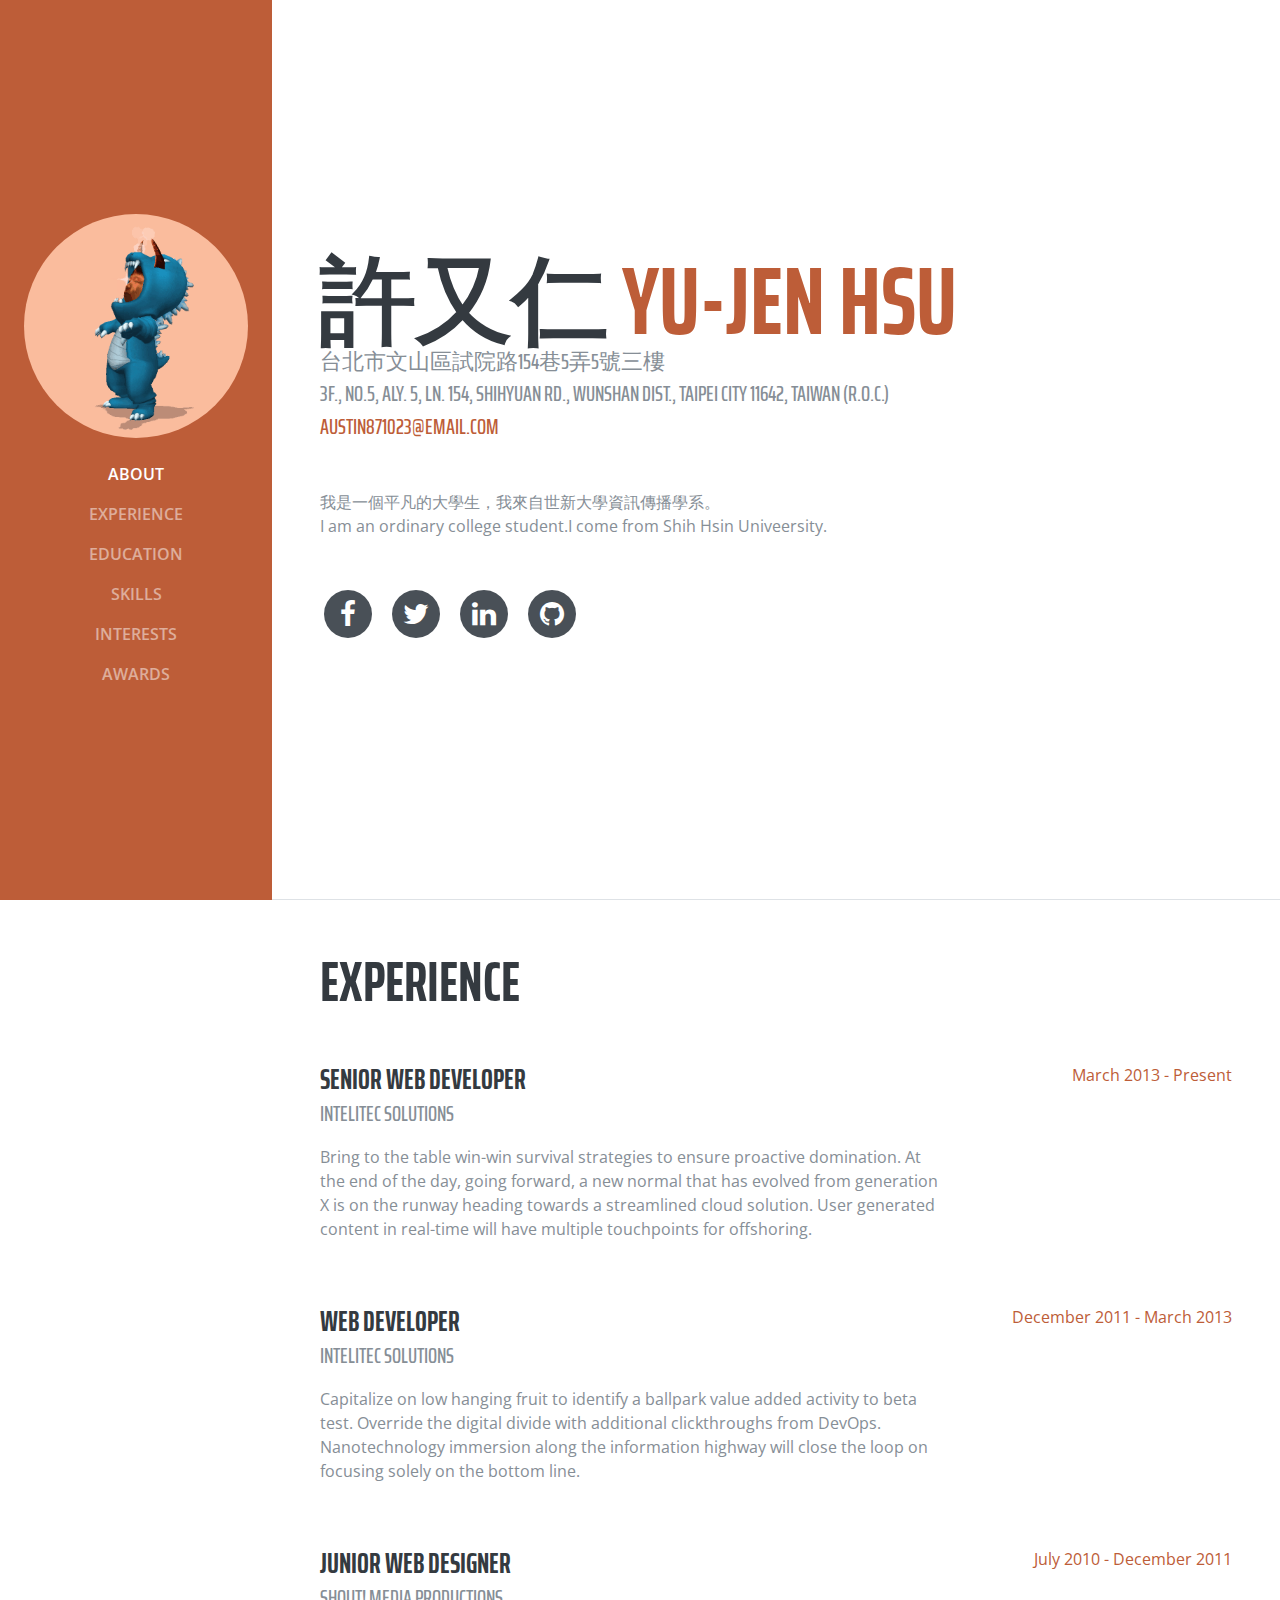
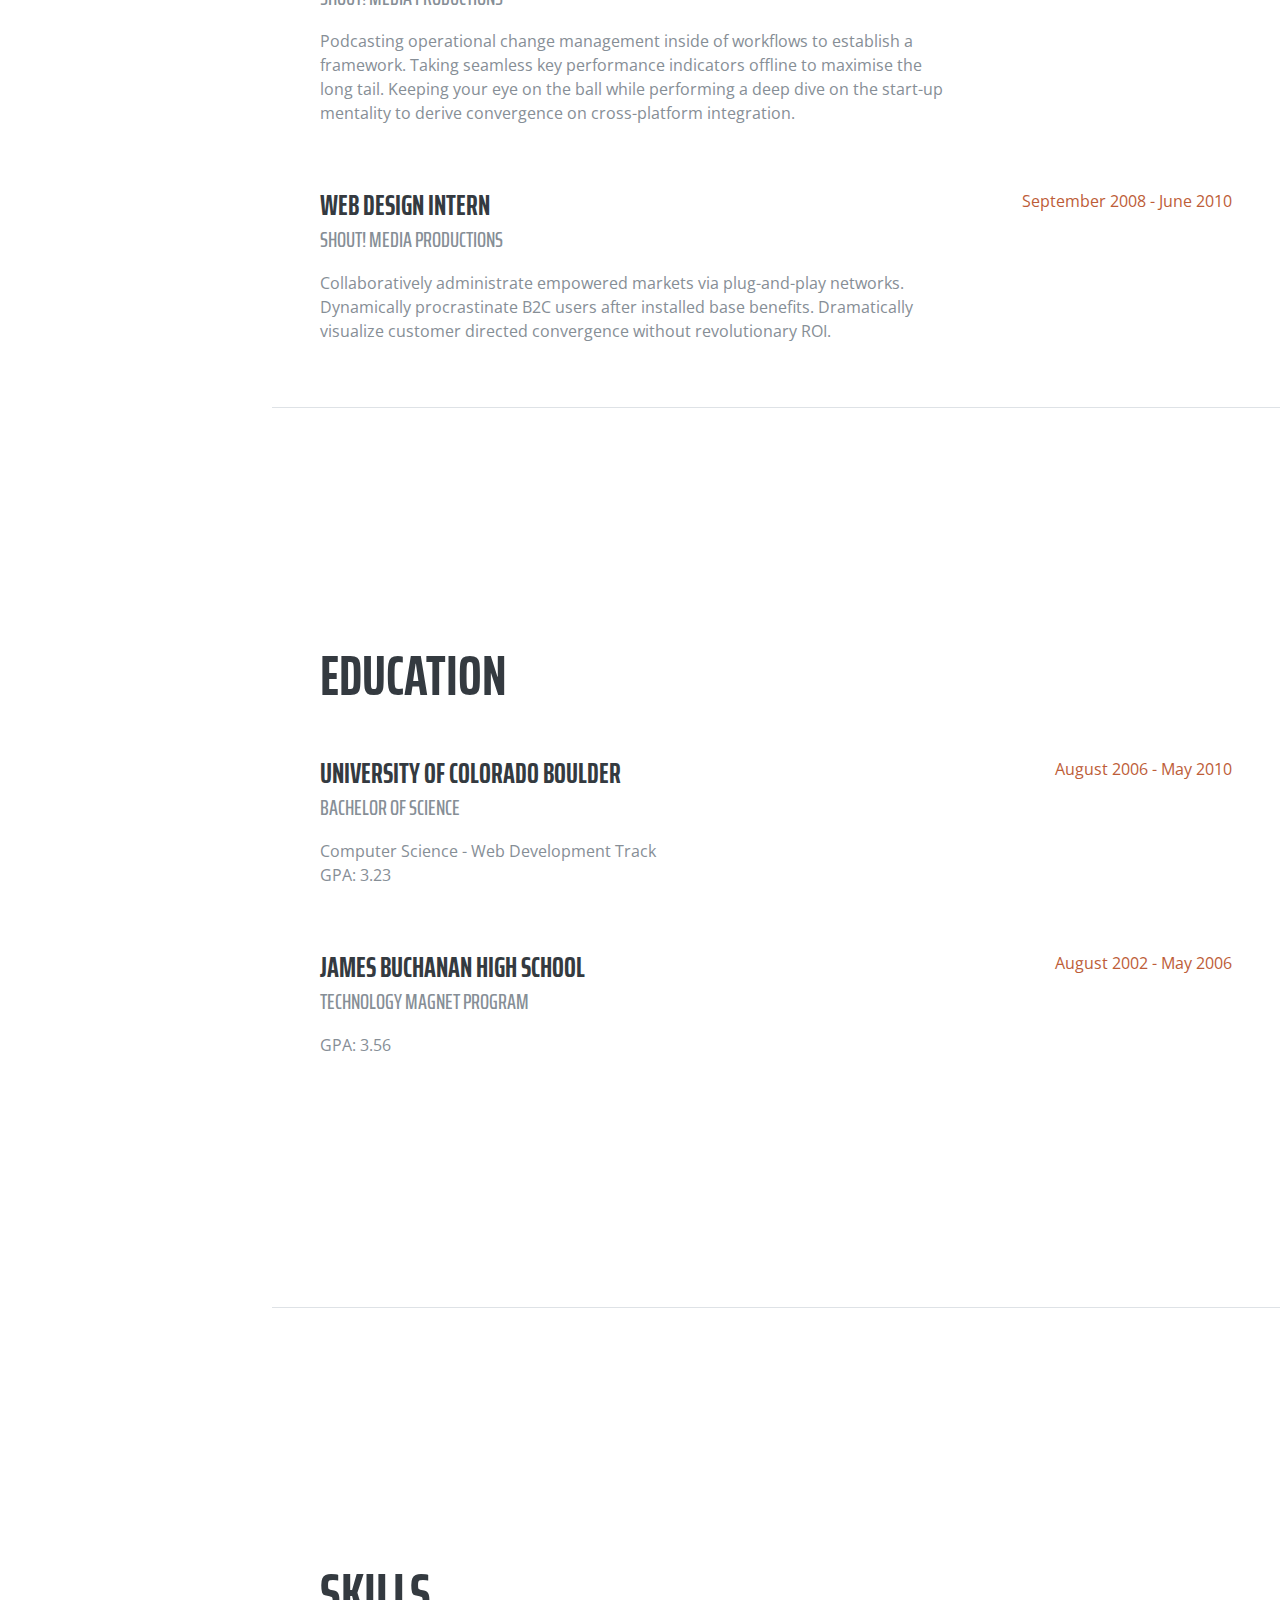
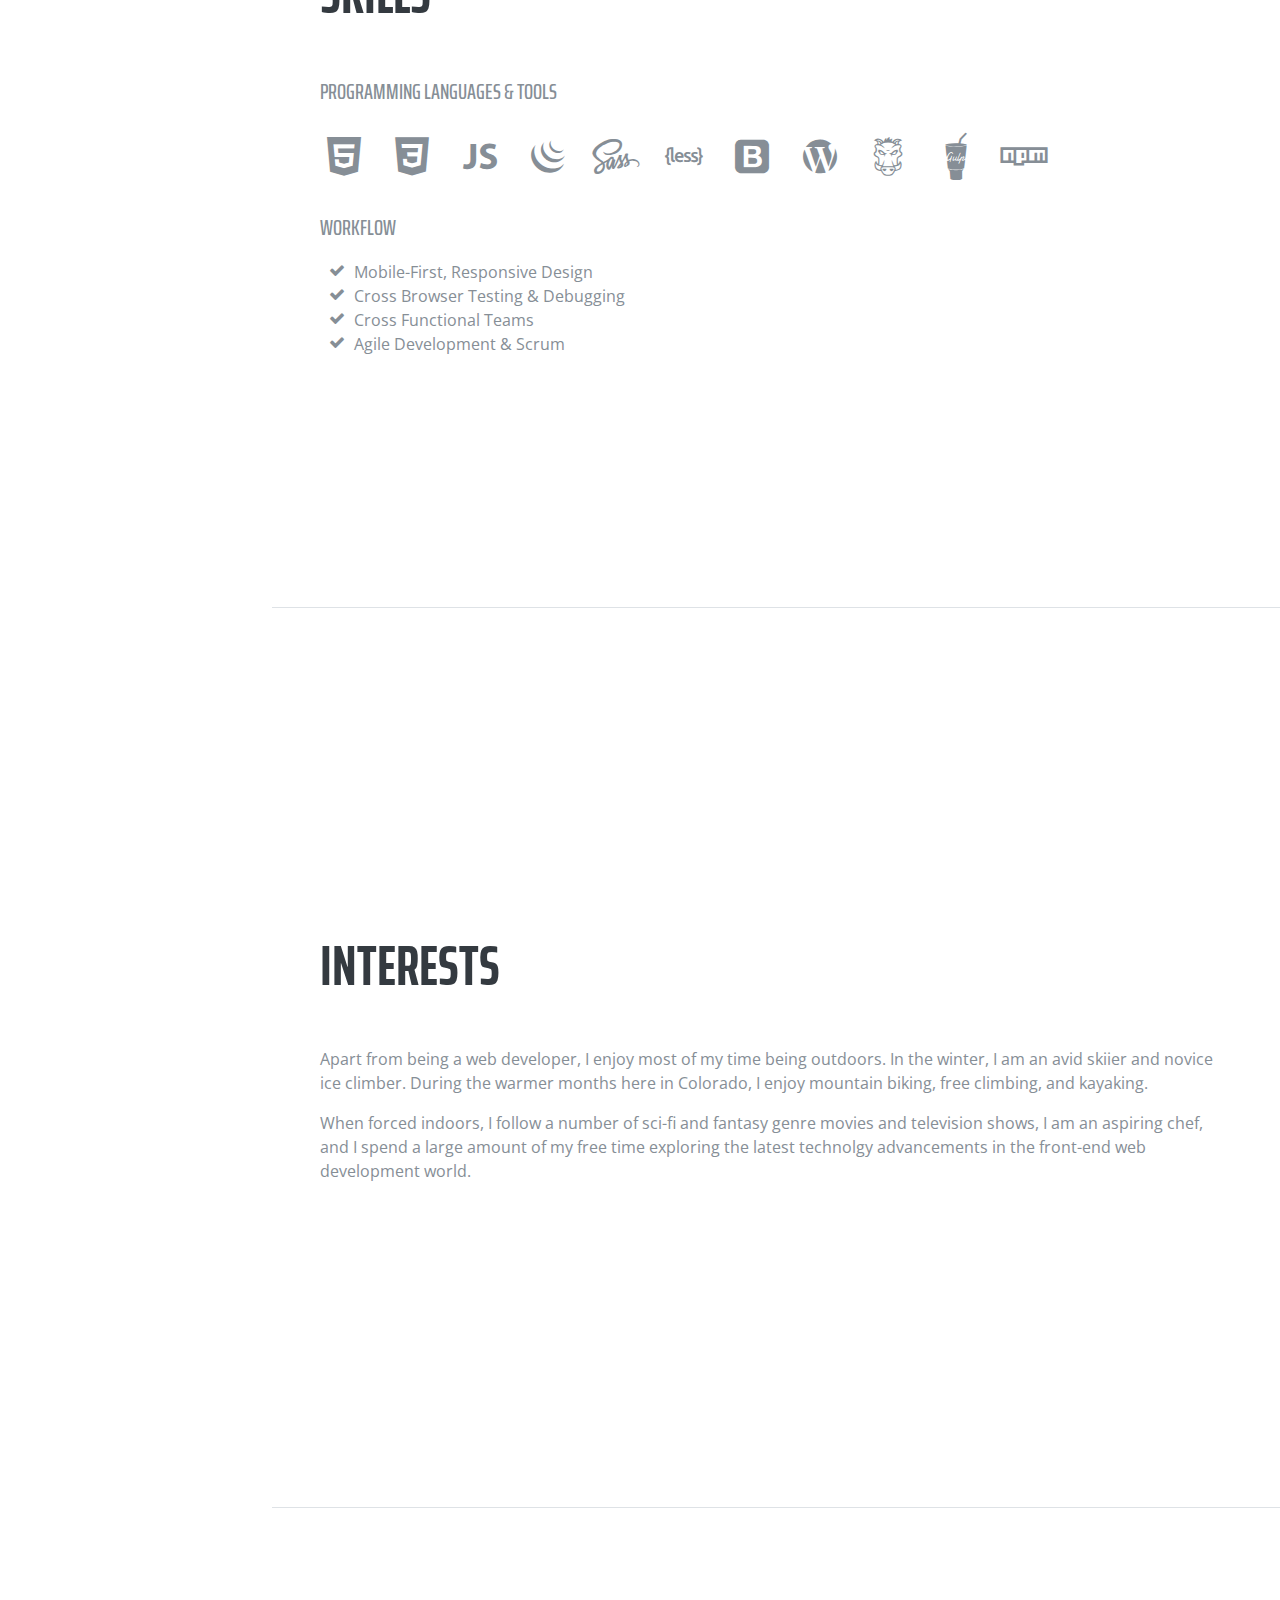
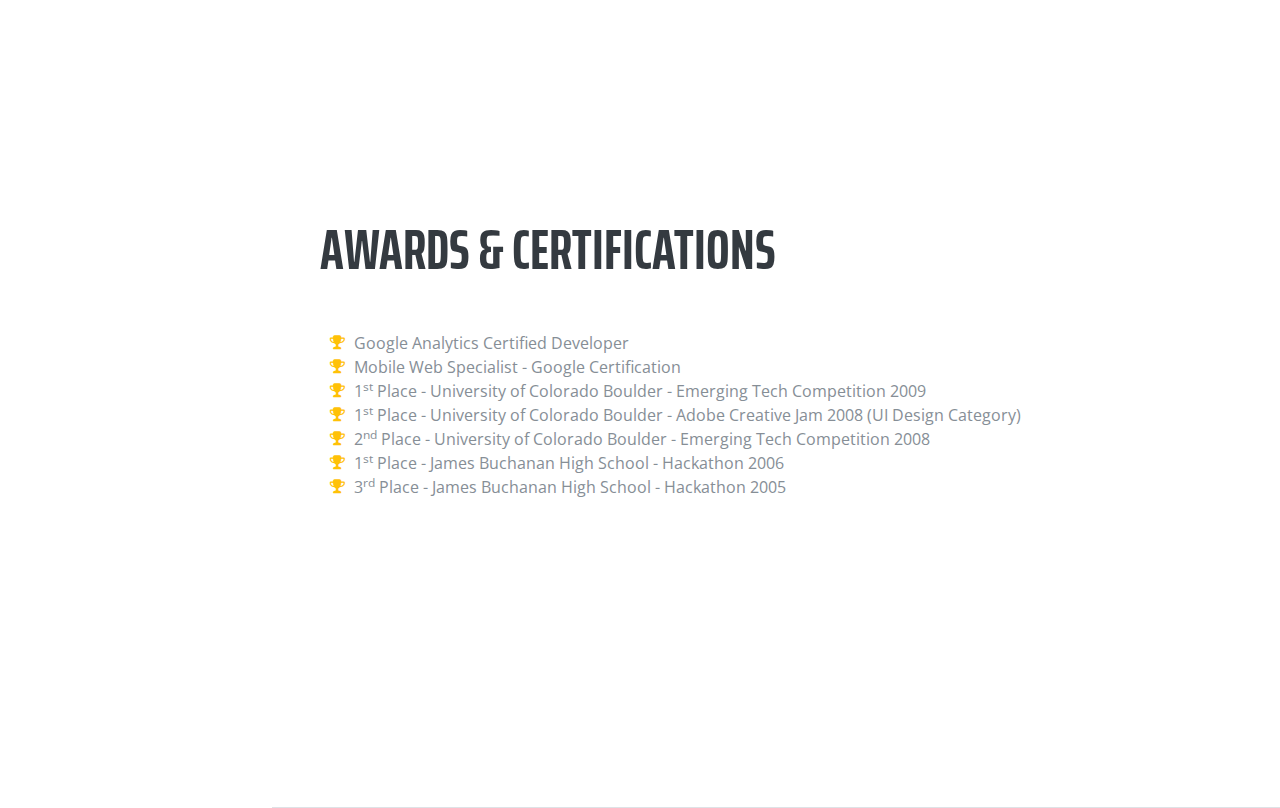
<file: startbootstrap-resume-gh-pages/index.html>
<!DOCTYPE html>
<html lang="en">

  <head>

    <meta charset="utf-8">
    <meta name="viewport" content="width=device-width, initial-scale=1, shrink-to-fit=no">
    <meta name="description" content="許又仁的個人履歷、簡介、學經歷與專長">
    <meta name="author" content="許又仁">

    <title>許又仁的個人履歷 (Resum of Y-J. HSU)</title>

    <!-- Bootstrap core CSS -->
    <link href="vendor/bootstrap/css/bootstrap.min.css" rel="stylesheet">

    <!-- Custom fonts for this template -->
    <link href="https://fonts.googleapis.com/css?family=Saira+Extra+Condensed:100,200,300,400,500,600,700,800,900" rel="stylesheet">
    <link href="https://fonts.googleapis.com/css?family=Open+Sans:300,300i,400,400i,600,600i,700,700i,800,800i" rel="stylesheet">
    <link href="vendor/font-awesome/css/font-awesome.min.css" rel="stylesheet">
    <link href="vendor/devicons/css/devicons.min.css" rel="stylesheet">
    <link href="vendor/simple-line-icons/css/simple-line-icons.css" rel="stylesheet">

    <!-- Custom styles for this template -->
    <link href="css/resume.min.css" rel="stylesheet">

  </head>

  <body id="page-top">

    <nav class="navbar navbar-expand-lg navbar-dark bg-primary fixed-top" id="sideNav">
      <a class="navbar-brand js-scroll-trigger" href="#page-top">
        <span class="d-block d-lg-none">Start Bootstrap</span>
        <span class="d-none d-lg-block">
          <img class="img-fluid img-S__2121741e rounded-circle mx-auto mb-2" src="img/S__2121741.gif" alt="">
		  
        </span>
      </a>
      <button class="navbar-toggler" type="button" data-toggle="collapse" data-target="#navbarSupportedContent" aria-controls="navbarSupportedContent" aria-expanded="false" aria-label="Toggle navigation">
        <span class="navbar-toggler-icon"></span>
      </button>
      <div class="collapse navbar-collapse" id="navbarSupportedContent">
        <ul class="navbar-nav">
          <li class="nav-item">
            <a class="nav-link js-scroll-trigger" href="#about">About</a>
          </li>
          <li class="nav-item">
            <a class="nav-link js-scroll-trigger" href="#experience">Experience</a>
          </li>
          <li class="nav-item">
            <a class="nav-link js-scroll-trigger" href="#education">Education</a>
          </li>
          <li class="nav-item">
            <a class="nav-link js-scroll-trigger" href="#skills">Skills</a>
          </li>
          <li class="nav-item">
            <a class="nav-link js-scroll-trigger" href="#interests">Interests</a>
          </li>
          <li class="nav-item">
            <a class="nav-link js-scroll-trigger" href="#awards">Awards</a>
          </li>
        </ul>
      </div>
    </nav>

    <div class="container-fluid p-0">

      <section class="resume-section p-3 p-lg-5 d-flex d-column" id="about">
        <div class="my-auto">
          <h1 class="mb-0">許又仁
            <span class="text-primary">YU-JEN HSU</span>
          </h1>
          <div class="subheading mb-5">台北市文山區試院路154巷5弄5號三樓  <br>3F., No.5, Aly. 5, Ln. 154, Shihyuan Rd., Wunshan Dist., Taipei City 11642, Taiwan (R.O.C.)</br>
		  
            <a href="mailto:name@email.com">austin871023@email.com</a>
			
          </div>
          <p class="mb-5"> 我是一個平凡的大學生，我來自世新大學資訊傳播學系。<br>I am an ordinary college student.I come from Shih Hsin Univeersity.</br></p>
          <ul class="list-inline list-social-icons mb-0">
            <li class="list-inline-item">
              <a href="https://www.facebook.com/profile.php?id=100003396522880">
                <span class="fa-stack fa-lg">
                  <i class="fa fa-circle fa-stack-2x"></i>
                  <i class="fa fa-facebook fa-stack-1x fa-inverse"></i>
                </span>
              </a>
            </li>
            <li class="list-inline-item">
              <a href="#">
                <span class="fa-stack fa-lg">
                  <i class="fa fa-circle fa-stack-2x"></i>
                  <i class="fa fa-twitter fa-stack-1x fa-inverse"></i>
                </span>
              </a>
            </li>
            <li class="list-inline-item">
              <a href="#">
                <span class="fa-stack fa-lg">
                  <i class="fa fa-circle fa-stack-2x"></i>
                  <i class="fa fa-linkedin fa-stack-1x fa-inverse"></i>
                </span>
              </a>
            </li>
            <li class="list-inline-item">
              <a href="#">
                <span class="fa-stack fa-lg">
                  <i class="fa fa-circle fa-stack-2x"></i>
                  <i class="fa fa-github fa-stack-1x fa-inverse"></i>
                </span>
              </a>
            </li>
          </ul>
        </div>
      </section>

      <section class="resume-section p-3 p-lg-5 d-flex flex-column" id="experience">
        <div class="my-auto">
          <h2 class="mb-5">Experience</h2>

          <div class="resume-item d-flex flex-column flex-md-row mb-5">
            <div class="resume-content mr-auto">
              <h3 class="mb-0">Senior Web Developer</h3>
              <div class="subheading mb-3">Intelitec Solutions</div>
              <p>Bring to the table win-win survival strategies to ensure proactive domination. At the end of the day, going forward, a new normal that has evolved from generation X is on the runway heading towards a streamlined cloud solution. User generated content in real-time will have multiple touchpoints for offshoring.</p>
            </div>
            <div class="resume-date text-md-right">
              <span class="text-primary">March 2013 - Present</span>
            </div>
          </div>

          <div class="resume-item d-flex flex-column flex-md-row mb-5">
            <div class="resume-content mr-auto">
              <h3 class="mb-0">Web Developer</h3>
              <div class="subheading mb-3">Intelitec Solutions</div>
              <p>Capitalize on low hanging fruit to identify a ballpark value added activity to beta test. Override the digital divide with additional clickthroughs from DevOps. Nanotechnology immersion along the information highway will close the loop on focusing solely on the bottom line.</p>
            </div>
            <div class="resume-date text-md-right">
              <span class="text-primary">December 2011 - March 2013</span>
            </div>
          </div>

          <div class="resume-item d-flex flex-column flex-md-row mb-5">
            <div class="resume-content mr-auto">
              <h3 class="mb-0">Junior Web Designer</h3>
              <div class="subheading mb-3">Shout! Media Productions</div>
              <p>Podcasting operational change management inside of workflows to establish a framework. Taking seamless key performance indicators offline to maximise the long tail. Keeping your eye on the ball while performing a deep dive on the start-up mentality to derive convergence on cross-platform integration.</p>
            </div>
            <div class="resume-date text-md-right">
              <span class="text-primary">July 2010 - December 2011</span>
            </div>
          </div>

          <div class="resume-item d-flex flex-column flex-md-row">
            <div class="resume-content mr-auto">
              <h3 class="mb-0">Web Design Intern</h3>
              <div class="subheading mb-3">Shout! Media Productions</div>
              <p>Collaboratively administrate empowered markets via plug-and-play networks. Dynamically procrastinate B2C users after installed base benefits. Dramatically visualize customer directed convergence without revolutionary ROI.</p>
            </div>
            <div class="resume-date text-md-right">
              <span class="text-primary">September 2008 - June 2010</span>
            </div>
          </div>

        </div>

      </section>

      <section class="resume-section p-3 p-lg-5 d-flex flex-column" id="education">
        <div class="my-auto">
          <h2 class="mb-5">Education</h2>

          <div class="resume-item d-flex flex-column flex-md-row mb-5">
            <div class="resume-content mr-auto">
              <h3 class="mb-0">University of Colorado Boulder</h3>
              <div class="subheading mb-3">Bachelor of Science</div>
              <div>Computer Science - Web Development Track</div>
              <p>GPA: 3.23</p>
            </div>
            <div class="resume-date text-md-right">
              <span class="text-primary">August 2006 - May 2010</span>
            </div>
          </div>

          <div class="resume-item d-flex flex-column flex-md-row">
            <div class="resume-content mr-auto">
              <h3 class="mb-0">James Buchanan High School</h3>
              <div class="subheading mb-3">Technology Magnet Program</div>
              <p>GPA: 3.56</p>
            </div>
            <div class="resume-date text-md-right">
              <span class="text-primary">August 2002 - May 2006</span>
            </div>
          </div>

        </div>
      </section>

      <section class="resume-section p-3 p-lg-5 d-flex flex-column" id="skills">
        <div class="my-auto">
          <h2 class="mb-5">Skills</h2>

          <div class="subheading mb-3">Programming Languages &amp; Tools</div>
          <ul class="list-inline list-icons">
            <li class="list-inline-item">
              <i class="devicons devicons-html5"></i>
            </li>
            <li class="list-inline-item">
              <i class="devicons devicons-css3"></i>
            </li>
            <li class="list-inline-item">
              <i class="devicons devicons-javascript"></i>
            </li>
            <li class="list-inline-item">
              <i class="devicons devicons-jquery"></i>
            </li>
            <li class="list-inline-item">
              <i class="devicons devicons-sass"></i>
            </li>
            <li class="list-inline-item">
              <i class="devicons devicons-less"></i>
            </li>
            <li class="list-inline-item">
              <i class="devicons devicons-bootstrap"></i>
            </li>
            <li class="list-inline-item">
              <i class="devicons devicons-wordpress"></i>
            </li>
            <li class="list-inline-item">
              <i class="devicons devicons-grunt"></i>
            </li>
            <li class="list-inline-item">
              <i class="devicons devicons-gulp"></i>
            </li>
            <li class="list-inline-item">
              <i class="devicons devicons-npm"></i>
            </li>
          </ul>

          <div class="subheading mb-3">Workflow</div>
          <ul class="fa-ul mb-0">
            <li>
              <i class="fa-li fa fa-check"></i>
              Mobile-First, Responsive Design</li>
            <li>
              <i class="fa-li fa fa-check"></i>
              Cross Browser Testing &amp; Debugging</li>
            <li>
              <i class="fa-li fa fa-check"></i>
              Cross Functional Teams</li>
            <li>
              <i class="fa-li fa fa-check"></i>
              Agile Development &amp; Scrum</li>
          </ul>
        </div>
      </section>

      <section class="resume-section p-3 p-lg-5 d-flex flex-column" id="interests">
        <div class="my-auto">
          <h2 class="mb-5">Interests</h2>
          <p>Apart from being a web developer, I enjoy most of my time being outdoors. In the winter, I am an avid skiier and novice ice climber. During the warmer months here in Colorado, I enjoy mountain biking, free climbing, and kayaking.</p>
          <p class="mb-0">When forced indoors, I follow a number of sci-fi and fantasy genre movies and television shows, I am an aspiring chef, and I spend a large amount of my free time exploring the latest technolgy advancements in the front-end web development world.</p>
        </div>
      </section>

      <section class="resume-section p-3 p-lg-5 d-flex flex-column" id="awards">
        <div class="my-auto">
          <h2 class="mb-5">Awards &amp; Certifications</h2>
          <ul class="fa-ul mb-0">
            <li>
              <i class="fa-li fa fa-trophy text-warning"></i>
              Google Analytics Certified Developer</li>
            <li>
              <i class="fa-li fa fa-trophy text-warning"></i>
              Mobile Web Specialist - Google Certification</li>
            <li>
              <i class="fa-li fa fa-trophy text-warning"></i>
              1<sup>st</sup>
              Place - University of Colorado Boulder - Emerging Tech Competition 2009</li>
            <li>
              <i class="fa-li fa fa-trophy text-warning"></i>
              1<sup>st</sup>
              Place - University of Colorado Boulder - Adobe Creative Jam 2008 (UI Design Category)</li>
            <li>
              <i class="fa-li fa fa-trophy text-warning"></i>
              2<sup>nd</sup>
              Place - University of Colorado Boulder - Emerging Tech Competition 2008</li>
            <li>
            <li>
              <i class="fa-li fa fa-trophy text-warning"></i>
              1<sup>st</sup>
              Place - James Buchanan High School - Hackathon 2006</li>
            <li>
              <i class="fa-li fa fa-trophy text-warning"></i>
              3<sup>rd</sup>
              Place - James Buchanan High School - Hackathon 2005</li>
          </ul>
        </div>
      </section>

    </div>

    <!-- Bootstrap core JavaScript -->
    <script src="vendor/jquery/jquery.min.js"></script>
    <script src="vendor/bootstrap/js/bootstrap.bundle.min.js"></script>

    <!-- Plugin JavaScript -->
    <script src="vendor/jquery-easing/jquery.easing.min.js"></script>

    <!-- Custom scripts for this template -->
    <script src="js/resume.min.js"></script>

  </body>

</html>
</file>
<file: startbootstrap-resume-gh-pages/vendor/simple-line-icons/css/simple-line-icons.css>
@font-face {
  font-family: 'simple-line-icons';
  src: url('../fonts/Simple-Line-Icons.eot?v=2.4.0');
  src: url('../fonts/Simple-Line-Icons.eot?v=2.4.0#iefix') format('embedded-opentype'), url('../fonts/Simple-Line-Icons.woff2?v=2.4.0') format('woff2'), url('../fonts/Simple-Line-Icons.ttf?v=2.4.0') format('truetype'), url('../fonts/Simple-Line-Icons.woff?v=2.4.0') format('woff'), url('../fonts/Simple-Line-Icons.svg?v=2.4.0#simple-line-icons') format('svg');
  font-weight: normal;
  font-style: normal;
}
/*
 Use the following CSS code if you want to have a class per icon.
 Instead of a list of all class selectors, you can use the generic [class*="icon-"] selector, but it's slower:
*/
.icon-user,
.icon-people,
.icon-user-female,
.icon-user-follow,
.icon-user-following,
.icon-user-unfollow,
.icon-login,
.icon-logout,
.icon-emotsmile,
.icon-phone,
.icon-call-end,
.icon-call-in,
.icon-call-out,
.icon-map,
.icon-location-pin,
.icon-direction,
.icon-directions,
.icon-compass,
.icon-layers,
.icon-menu,
.icon-list,
.icon-options-vertical,
.icon-options,
.icon-arrow-down,
.icon-arrow-left,
.icon-arrow-right,
.icon-arrow-up,
.icon-arrow-up-circle,
.icon-arrow-left-circle,
.icon-arrow-right-circle,
.icon-arrow-down-circle,
.icon-check,
.icon-clock,
.icon-plus,
.icon-minus,
.icon-close,
.icon-event,
.icon-exclamation,
.icon-organization,
.icon-trophy,
.icon-screen-smartphone,
.icon-screen-desktop,
.icon-plane,
.icon-notebook,
.icon-mustache,
.icon-mouse,
.icon-magnet,
.icon-energy,
.icon-disc,
.icon-cursor,
.icon-cursor-move,
.icon-crop,
.icon-chemistry,
.icon-speedometer,
.icon-shield,
.icon-screen-tablet,
.icon-magic-wand,
.icon-hourglass,
.icon-graduation,
.icon-ghost,
.icon-game-controller,
.icon-fire,
.icon-eyeglass,
.icon-envelope-open,
.icon-envelope-letter,
.icon-bell,
.icon-badge,
.icon-anchor,
.icon-wallet,
.icon-vector,
.icon-speech,
.icon-puzzle,
.icon-printer,
.icon-present,
.icon-playlist,
.icon-pin,
.icon-picture,
.icon-handbag,
.icon-globe-alt,
.icon-globe,
.icon-folder-alt,
.icon-folder,
.icon-film,
.icon-feed,
.icon-drop,
.icon-drawer,
.icon-docs,
.icon-doc,
.icon-diamond,
.icon-cup,
.icon-calculator,
.icon-bubbles,
.icon-briefcase,
.icon-book-open,
.icon-basket-loaded,
.icon-basket,
.icon-bag,
.icon-action-undo,
.icon-action-redo,
.icon-wrench,
.icon-umbrella,
.icon-trash,
.icon-tag,
.icon-support,
.icon-frame,
.icon-size-fullscreen,
.icon-size-actual,
.icon-shuffle,
.icon-share-alt,
.icon-share,
.icon-rocket,
.icon-question,
.icon-pie-chart,
.icon-pencil,
.icon-note,
.icon-loop,
.icon-home,
.icon-grid,
.icon-graph,
.icon-microphone,
.icon-music-tone-alt,
.icon-music-tone,
.icon-earphones-alt,
.icon-earphones,
.icon-equalizer,
.icon-like,
.icon-dislike,
.icon-control-start,
.icon-control-rewind,
.icon-control-play,
.icon-control-pause,
.icon-control-forward,
.icon-control-end,
.icon-volume-1,
.icon-volume-2,
.icon-volume-off,
.icon-calendar,
.icon-bulb,
.icon-chart,
.icon-ban,
.icon-bubble,
.icon-camrecorder,
.icon-camera,
.icon-cloud-download,
.icon-cloud-upload,
.icon-envelope,
.icon-eye,
.icon-flag,
.icon-heart,
.icon-info,
.icon-key,
.icon-link,
.icon-lock,
.icon-lock-open,
.icon-magnifier,
.icon-magnifier-add,
.icon-magnifier-remove,
.icon-paper-clip,
.icon-paper-plane,
.icon-power,
.icon-refresh,
.icon-reload,
.icon-settings,
.icon-star,
.icon-symbol-female,
.icon-symbol-male,
.icon-target,
.icon-credit-card,
.icon-paypal,
.icon-social-tumblr,
.icon-social-twitter,
.icon-social-facebook,
.icon-social-instagram,
.icon-social-linkedin,
.icon-social-pinterest,
.icon-social-github,
.icon-social-google,
.icon-social-reddit,
.icon-social-skype,
.icon-social-dribbble,
.icon-social-behance,
.icon-social-foursqare,
.icon-social-soundcloud,
.icon-social-spotify,
.icon-social-stumbleupon,
.icon-social-youtube,
.icon-social-dropbox,
.icon-social-vkontakte,
.icon-social-steam {
  font-family: 'simple-line-icons';
  speak: none;
  font-style: normal;
  font-weight: normal;
  font-variant: normal;
  text-transform: none;
  line-height: 1;
  /* Better Font Rendering =========== */
  -webkit-font-smoothing: antialiased;
  -moz-osx-font-smoothing: grayscale;
}
.icon-user:before {
  content: "\e005";
}
.icon-people:before {
  content: "\e001";
}
.icon-user-female:before {
  content: "\e000";
}
.icon-user-follow:before {
  content: "\e002";
}
.icon-user-following:before {
  content: "\e003";
}
.icon-user-unfollow:before {
  content: "\e004";
}
.icon-login:before {
  content: "\e066";
}
.icon-logout:before {
  content: "\e065";
}
.icon-emotsmile:before {
  content: "\e021";
}
.icon-phone:before {
  content: "\e600";
}
.icon-call-end:before {
  content: "\e048";
}
.icon-call-in:before {
  content: "\e047";
}
.icon-call-out:before {
  content: "\e046";
}
.icon-map:before {
  content: "\e033";
}
.icon-location-pin:before {
  content: "\e096";
}
.icon-direction:before {
  content: "\e042";
}
.icon-directions:before {
  content: "\e041";
}
.icon-compass:before {
  content: "\e045";
}
.icon-layers:before {
  content: "\e034";
}
.icon-menu:before {
  content: "\e601";
}
.icon-list:before {
  content: "\e067";
}
.icon-options-vertical:before {
  content: "\e602";
}
.icon-options:before {
  content: "\e603";
}
.icon-arrow-down:before {
  content: "\e604";
}
.icon-arrow-left:before {
  content: "\e605";
}
.icon-arrow-right:before {
  content: "\e606";
}
.icon-arrow-up:before {
  content: "\e607";
}
.icon-arrow-up-circle:before {
  content: "\e078";
}
.icon-arrow-left-circle:before {
  content: "\e07a";
}
.icon-arrow-right-circle:before {
  content: "\e079";
}
.icon-arrow-down-circle:before {
  content: "\e07b";
}
.icon-check:before {
  content: "\e080";
}
.icon-clock:before {
  content: "\e081";
}
.icon-plus:before {
  content: "\e095";
}
.icon-minus:before {
  content: "\e615";
}
.icon-close:before {
  content: "\e082";
}
.icon-event:before {
  content: "\e619";
}
.icon-exclamation:before {
  content: "\e617";
}
.icon-organization:before {
  content: "\e616";
}
.icon-trophy:before {
  content: "\e006";
}
.icon-screen-smartphone:before {
  content: "\e010";
}
.icon-screen-desktop:before {
  content: "\e011";
}
.icon-plane:before {
  content: "\e012";
}
.icon-notebook:before {
  content: "\e013";
}
.icon-mustache:before {
  content: "\e014";
}
.icon-mouse:before {
  content: "\e015";
}
.icon-magnet:before {
  content: "\e016";
}
.icon-energy:before {
  content: "\e020";
}
.icon-disc:before {
  content: "\e022";
}
.icon-cursor:before {
  content: "\e06e";
}
.icon-cursor-move:before {
  content: "\e023";
}
.icon-crop:before {
  content: "\e024";
}
.icon-chemistry:before {
  content: "\e026";
}
.icon-speedometer:before {
  content: "\e007";
}
.icon-shield:before {
  content: "\e00e";
}
.icon-screen-tablet:before {
  content: "\e00f";
}
.icon-magic-wand:before {
  content: "\e017";
}
.icon-hourglass:before {
  content: "\e018";
}
.icon-graduation:before {
  content: "\e019";
}
.icon-ghost:before {
  content: "\e01a";
}
.icon-game-controller:before {
  content: "\e01b";
}
.icon-fire:before {
  content: "\e01c";
}
.icon-eyeglass:before {
  content: "\e01d";
}
.icon-envelope-open:before {
  content: "\e01e";
}
.icon-envelope-letter:before {
  content: "\e01f";
}
.icon-bell:before {
  content: "\e027";
}
.icon-badge:before {
  content: "\e028";
}
.icon-anchor:before {
  content: "\e029";
}
.icon-wallet:before {
  content: "\e02a";
}
.icon-vector:before {
  content: "\e02b";
}
.icon-speech:before {
  content: "\e02c";
}
.icon-puzzle:before {
  content: "\e02d";
}
.icon-printer:before {
  content: "\e02e";
}
.icon-present:before {
  content: "\e02f";
}
.icon-playlist:before {
  content: "\e030";
}
.icon-pin:before {
  content: "\e031";
}
.icon-picture:before {
  content: "\e032";
}
.icon-handbag:before {
  content: "\e035";
}
.icon-globe-alt:before {
  content: "\e036";
}
.icon-globe:before {
  content: "\e037";
}
.icon-folder-alt:before {
  content: "\e039";
}
.icon-folder:before {
  content: "\e089";
}
.icon-film:before {
  content: "\e03a";
}
.icon-feed:before {
  content: "\e03b";
}
.icon-drop:before {
  content: "\e03e";
}
.icon-drawer:before {
  content: "\e03f";
}
.icon-docs:before {
  content: "\e040";
}
.icon-doc:before {
  content: "\e085";
}
.icon-diamond:before {
  content: "\e043";
}
.icon-cup:before {
  content: "\e044";
}
.icon-calculator:before {
  content: "\e049";
}
.icon-bubbles:before {
  content: "\e04a";
}
.icon-briefcase:before {
  content: "\e04b";
}
.icon-book-open:before {
  content: "\e04c";
}
.icon-basket-loaded:before {
  content: "\e04d";
}
.icon-basket:before {
  content: "\e04e";
}
.icon-bag:before {
  content: "\e04f";
}
.icon-action-undo:before {
  content: "\e050";
}
.icon-action-redo:before {
  content: "\e051";
}
.icon-wrench:before {
  content: "\e052";
}
.icon-umbrella:before {
  content: "\e053";
}
.icon-trash:before {
  content: "\e054";
}
.icon-tag:before {
  content: "\e055";
}
.icon-support:before {
  content: "\e056";
}
.icon-frame:before {
  content: "\e038";
}
.icon-size-fullscreen:before {
  content: "\e057";
}
.icon-size-actual:before {
  content: "\e058";
}
.icon-shuffle:before {
  content: "\e059";
}
.icon-share-alt:before {
  content: "\e05a";
}
.icon-share:before {
  content: "\e05b";
}
.icon-rocket:before {
  content: "\e05c";
}
.icon-question:before {
  content: "\e05d";
}
.icon-pie-chart:before {
  content: "\e05e";
}
.icon-pencil:before {
  content: "\e05f";
}
.icon-note:before {
  content: "\e060";
}
.icon-loop:before {
  content: "\e064";
}
.icon-home:before {
  content: "\e069";
}
.icon-grid:before {
  content: "\e06a";
}
.icon-graph:before {
  content: "\e06b";
}
.icon-microphone:before {
  content: "\e063";
}
.icon-music-tone-alt:before {
  content: "\e061";
}
.icon-music-tone:before {
  content: "\e062";
}
.icon-earphones-alt:before {
  content: "\e03c";
}
.icon-earphones:before {
  content: "\e03d";
}
.icon-equalizer:before {
  content: "\e06c";
}
.icon-like:before {
  content: "\e068";
}
.icon-dislike:before {
  content: "\e06d";
}
.icon-control-start:before {
  content: "\e06f";
}
.icon-control-rewind:before {
  content: "\e070";
}
.icon-control-play:before {
  content: "\e071";
}
.icon-control-pause:before {
  content: "\e072";
}
.icon-control-forward:before {
  content: "\e073";
}
.icon-control-end:before {
  content: "\e074";
}
.icon-volume-1:before {
  content: "\e09f";
}
.icon-volume-2:before {
  content: "\e0a0";
}
.icon-volume-off:before {
  content: "\e0a1";
}
.icon-calendar:before {
  content: "\e075";
}
.icon-bulb:before {
  content: "\e076";
}
.icon-chart:before {
  content: "\e077";
}
.icon-ban:before {
  content: "\e07c";
}
.icon-bubble:before {
  content: "\e07d";
}
.icon-camrecorder:before {
  content: "\e07e";
}
.icon-camera:before {
  content: "\e07f";
}
.icon-cloud-download:before {
  content: "\e083";
}
.icon-cloud-upload:before {
  content: "\e084";
}
.icon-envelope:before {
  content: "\e086";
}
.icon-eye:before {
  content: "\e087";
}
.icon-flag:before {
  content: "\e088";
}
.icon-heart:before {
  content: "\e08a";
}
.icon-info:before {
  content: "\e08b";
}
.icon-key:before {
  content: "\e08c";
}
.icon-link:before {
  content: "\e08d";
}
.icon-lock:before {
  content: "\e08e";
}
.icon-lock-open:before {
  content: "\e08f";
}
.icon-magnifier:before {
  content: "\e090";
}
.icon-magnifier-add:before {
  content: "\e091";
}
.icon-magnifier-remove:before {
  content: "\e092";
}
.icon-paper-clip:before {
  content: "\e093";
}
.icon-paper-plane:before {
  content: "\e094";
}
.icon-power:before {
  content: "\e097";
}
.icon-refresh:before {
  content: "\e098";
}
.icon-reload:before {
  content: "\e099";
}
.icon-settings:before {
  content: "\e09a";
}
.icon-star:before {
  content: "\e09b";
}
.icon-symbol-female:before {
  content: "\e09c";
}
.icon-symbol-male:before {
  content: "\e09d";
}
.icon-target:before {
  content: "\e09e";
}
.icon-credit-card:before {
  content: "\e025";
}
.icon-paypal:before {
  content: "\e608";
}
.icon-social-tumblr:before {
  content: "\e00a";
}
.icon-social-twitter:before {
  content: "\e009";
}
.icon-social-facebook:before {
  content: "\e00b";
}
.icon-social-instagram:before {
  content: "\e609";
}
.icon-social-linkedin:before {
  content: "\e60a";
}
.icon-social-pinterest:before {
  content: "\e60b";
}
.icon-social-github:before {
  content: "\e60c";
}
.icon-social-google:before {
  content: "\e60d";
}
.icon-social-reddit:before {
  content: "\e60e";
}
.icon-social-skype:before {
  content: "\e60f";
}
.icon-social-dribbble:before {
  content: "\e00d";
}
.icon-social-behance:before {
  content: "\e610";
}
.icon-social-foursqare:before {
  content: "\e611";
}
.icon-social-soundcloud:before {
  content: "\e612";
}
.icon-social-spotify:before {
  content: "\e613";
}
.icon-social-stumbleupon:before {
  content: "\e614";
}
.icon-social-youtube:before {
  content: "\e008";
}
.icon-social-dropbox:before {
  content: "\e00c";
}
.icon-social-vkontakte:before {
  content: "\e618";
}
.icon-social-steam:before {
  content: "\e620";
}
</file>
<file: startbootstrap-resume-gh-pages/vendor/devicons/css/devicons.min.css>
/*!
 *  Devicons 1.8.0 made by Theodore Vorillas / http://vorillaz.com 
 */
@font-face{font-family:devicons;src:url(../fonts/devicons.eot?xqxft6);src:url(../fonts/devicons.eot?#iefixxqxft6) format("embedded-opentype"),url(../fonts/devicons.woff?xqxft6) format("woff"),url(../fonts/devicons.ttf?xqxft6) format("truetype"),url(../fonts/devicons.svg?xqxft6#devicons) format("svg");font-weight:400;font-style:normal}.devicons{font-family:devicons;speak:none;font-style:normal;font-weight:400;font-variant:normal;text-transform:none;line-height:1;-webkit-font-smoothing:antialiased;-moz-osx-font-smoothing:grayscale}.devicons-git:before{content:"\e602"}.devicons-git_compare:before{content:"\e628"}.devicons-git_branch:before{content:"\e625"}.devicons-git_commit:before{content:"\e629"}.devicons-git_pull_request:before{content:"\e626"}.devicons-git_merge:before{content:"\e627"}.devicons-bitbucket:before{content:"\e603"}.devicons-github_alt:before{content:"\e608"}.devicons-github_badge:before{content:"\e609"}.devicons-github:before{content:"\e60a"}.devicons-github_full:before{content:"\e617"}.devicons-java:before{content:"\e638"}.devicons-ruby:before{content:"\e639"}.devicons-scala:before{content:"\e637"}.devicons-python:before{content:"\e63c"}.devicons-go:before{content:"\e624"}.devicons-ruby_on_rails:before{content:"\e63b"}.devicons-django:before{content:"\e61d"}.devicons-markdown:before{content:"\e63e"}.devicons-php:before{content:"\e63d"}.devicons-mysql:before{content:"\e604"}.devicons-streamline:before{content:"\e605"}.devicons-database:before{content:"\e606"}.devicons-laravel:before{content:"\e63f"}.devicons-javascript:before{content:"\e64e"}.devicons-angular:before{content:"\e653"}.devicons-backbone:before{content:"\e652"}.devicons-coffeescript:before{content:"\e651"}.devicons-jquery:before{content:"\e650"}.devicons-modernizr:before{content:"\e620"}.devicons-jquery_ui:before{content:"\e654"}.devicons-ember:before{content:"\e61b"}.devicons-dojo:before{content:"\e61c"}.devicons-nodejs:before{content:"\e619"}.devicons-nodejs_small:before{content:"\e618"}.devicons-javascript_shield:before{content:"\e64f"}.devicons-bootstrap:before{content:"\e647"}.devicons-sass:before{content:"\e64b"}.devicons-css3_full:before{content:"\e64a"}.devicons-css3:before{content:"\e649"}.devicons-html5:before{content:"\e636"}.devicons-html5_multimedia:before{content:"\e632"}.devicons-html5_device_access:before{content:"\e633"}.devicons-html5_3d_effects:before{content:"\e635"}.devicons-html5_connectivity:before{content:"\e634"}.devicons-ghost_small:before{content:"\e614"}.devicons-ghost:before{content:"\e61f"}.devicons-magento:before{content:"\e640"}.devicons-joomla:before{content:"\e641"}.devicons-jekyll_small:before{content:"\e60d"}.devicons-drupal:before{content:"\e642"}.devicons-wordpress:before{content:"\e60b"}.devicons-grunt:before{content:"\e64c"}.devicons-bower:before{content:"\e64d"}.devicons-npm:before{content:"\e61e"}.devicons-yahoo_small:before{content:"\e62b"}.devicons-yahoo:before{content:"\e615"}.devicons-bing_small:before{content:"\e600"}.devicons-windows:before{content:"\e60f"}.devicons-linux:before{content:"\e612"}.devicons-ubuntu:before{content:"\e63a"}.devicons-android:before{content:"\e60e"}.devicons-apple:before{content:"\e611"}.devicons-appstore:before{content:"\e613"}.devicons-phonegap:before{content:"\e630"}.devicons-blackberry:before{content:"\e623"}.devicons-stackoverflow:before{content:"\e610"}.devicons-techcrunch:before{content:"\e62c"}.devicons-codrops:before{content:"\e62f"}.devicons-css_tricks:before{content:"\e601"}.devicons-smashing_magazine:before{content:"\e62d"}.devicons-netmagazine:before{content:"\e62e"}.devicons-codepen:before{content:"\e616"}.devicons-cssdeck:before{content:"\e62a"}.devicons-hackernews:before{content:"\e61a"}.devicons-dropbox:before{content:"\e607"}.devicons-google_drive:before{content:"\e631"}.devicons-visualstudio:before{content:"\e60c"}.devicons-unity_small:before{content:"\e621"}.devicons-raspberry_pi:before{content:"\e622"}.devicons-chrome:before{content:"\e643"}.devicons-ie:before{content:"\e644"}.devicons-firefox:before{content:"\e645"}.devicons-opera:before{content:"\e646"}.devicons-safari:before{content:"\e648"}.devicons-swift:before{content:"\e655"}.devicons-symfony:before{content:"\e656"}.devicons-symfony_badge:before{content:"\e657"}.devicons-less:before{content:"\e658"}.devicons-stylus:before{content:"\e659"}.devicons-trello:before{content:"\e65a"}.devicons-atlassian:before{content:"\e65b"}.devicons-jira:before{content:"\e65c"}.devicons-envato:before{content:"\e65d"}.devicons-snap_svg:before{content:"\e65e"}.devicons-raphael:before{content:"\e65f"}.devicons-google_analytics:before{content:"\e660"}.devicons-compass:before{content:"\e661"}.devicons-onedrive:before{content:"\e662"}.devicons-gulp:before{content:"\e663"}.devicons-atom:before{content:"\e664"}.devicons-cisco:before{content:"\e665"}.devicons-nancy:before{content:"\e666"}.devicons-clojure:before{content:"\e668"}.devicons-clojure_alt:before{content:"\e66a"}.devicons-perl:before{content:"\e669"}.devicons-celluloid:before{content:"\e66b"}.devicons-w3c:before{content:"\e66c"}.devicons-redis:before{content:"\e66d"}.devicons-postgresql:before{content:"\e66e"}.devicons-webplatform:before{content:"\e66f"}.devicons-jenkins:before{content:"\e667"}.devicons-requirejs:before{content:"\e670"}.devicons-opensource:before{content:"\e671"}.devicons-typo3:before{content:"\e672"}.devicons-uikit:before{content:"\e673"}.devicons-doctrine:before{content:"\e674"}.devicons-groovy:before{content:"\e675"}.devicons-nginx:before{content:"\e676"}.devicons-haskell:before{content:"\e677"}.devicons-zend:before{content:"\e678"}.devicons-gnu:before{content:"\e679"}.devicons-yeoman:before{content:"\e67a"}.devicons-heroku:before{content:"\e67b"}.devicons-debian:before{content:"\e67d"}.devicons-travis:before{content:"\e67e"}.devicons-dotnet:before{content:"\e67f"}.devicons-codeigniter:before{content:"\e680"}.devicons-javascript_badge:before{content:"\e681"}.devicons-yii:before{content:"\e682"}.devicons-msql_server:before{content:"\e67c"}.devicons-composer:before{content:"\e683"}.devicons-krakenjs_badge:before{content:"\e684"}.devicons-krakenjs:before{content:"\e685"}.devicons-mozilla:before{content:"\e686"}.devicons-firebase:before{content:"\e687"}.devicons-sizzlejs:before{content:"\e688"}.devicons-creativecommons:before{content:"\e689"}.devicons-creativecommons_badge:before{content:"\e68a"}.devicons-mitlicence:before{content:"\e68b"}.devicons-senchatouch:before{content:"\e68c"}.devicons-bugsense:before{content:"\e68d"}.devicons-extjs:before{content:"\e68e"}.devicons-mootools_badge:before{content:"\e68f"}.devicons-mootools:before{content:"\e690"}.devicons-ruby_rough:before{content:"\e691"}.devicons-komodo:before{content:"\e692"}.devicons-coda:before{content:"\e693"}.devicons-bintray:before{content:"\e694"}.devicons-terminal:before{content:"\e695"}.devicons-code:before{content:"\e696"}.devicons-responsive:before{content:"\e697"}.devicons-dart:before{content:"\e698"}.devicons-aptana:before{content:"\e699"}.devicons-mailchimp:before{content:"\e69a"}.devicons-netbeans:before{content:"\e69b"}.devicons-dreamweaver:before{content:"\e69c"}.devicons-brackets:before{content:"\e69d"}.devicons-eclipse:before{content:"\e69e"}.devicons-cloud9:before{content:"\e69f"}.devicons-scrum:before{content:"\e6a0"}.devicons-prolog:before{content:"\e6a1"}.devicons-terminal_badge:before{content:"\e6a2"}.devicons-code_badge:before{content:"\e6a3"}.devicons-mongodb:before{content:"\e6a4"}.devicons-meteor:before{content:"\e6a5"}.devicons-meteorfull:before{content:"\e6a6"}.devicons-fsharp:before{content:"\e6a7"}.devicons-rust:before{content:"\e6a8"}.devicons-ionic:before{content:"\e6a9"}.devicons-sublime:before{content:"\e6aa"}.devicons-appcelerator:before{content:"\e6ab"}.devicons-asterisk:before{content:"\e6ac"}.devicons-aws:before{content:"\e6ad"}.devicons-digital-ocean:before{content:"\e6ae"}.devicons-dlang:before{content:"\e6af"}.devicons-docker:before{content:"\e6b0"}.devicons-erlang:before{content:"\e6b1"}.devicons-google-cloud-platform:before{content:"\e6b2"}.devicons-grails:before{content:"\e6b3"}.devicons-illustrator:before{content:"\e6b4"}.devicons-intellij:before{content:"\e6b5"}.devicons-materializecss:before{content:"\e6b6"}.devicons-openshift:before{content:"\e6b7"}.devicons-photoshop:before{content:"\e6b8"}.devicons-rackspace:before{content:"\e6b9"}.devicons-react:before{content:"\e6ba"}.devicons-redhat:before{content:"\e6bb"}.devicons-scriptcs:before{content:"\e6bc"}.devicons-sqllite:before{content:"\e6c4"}.devicons-vim:before{content:"\e6c5"}
</file>
<file: startbootstrap-resume-gh-pages/css/resume.min.css>
body{font-family:'Open Sans',serif;padding-top:54px;color:#868e96}@media (min-width:992px){body{padding-top:0;padding-left:17rem}}h1,h2,h3,h4,h5,h6{font-family:'Saira Extra Condensed',serif;font-weight:700;text-transform:uppercase;color:#343a40}h1{font-size:6rem;line-height:5.5rem}h2{font-size:3.5rem}.subheading{text-transform:uppercase;font-weight:500;font-family:'Saira Extra Condensed',serif;font-size:1.35rem}.list-social-icons a{color:#495057}.list-social-icons a:hover{color:#bd5d38}.list-social-icons a .fa-lg{font-size:1.75rem}.list-icons{font-size:3rem}.list-icons .list-inline-item i:hover{color:#bd5d38}#sideNav .navbar-nav .nav-item .nav-link{font-weight:600;text-transform:uppercase}@media (min-width:992px){#sideNav{text-align:center;position:fixed;top:0;left:0;display:flex;flex-direction:column;width:17rem;height:100vh}#sideNav .navbar-brand{display:flex;margin:auto auto 0;padding:.5rem}#sideNav .navbar-brand .img-profile{max-width:10rem;max-height:10rem;border:.5rem solid rgba(255,255,255,.2)}#sideNav .navbar-collapse{display:flex;align-items:flex-start;flex-grow:0;width:100%;margin-bottom:auto}#sideNav .navbar-collapse .navbar-nav{flex-direction:column;width:100%}#sideNav .navbar-collapse .navbar-nav .nav-item{display:block}#sideNav .navbar-collapse .navbar-nav .nav-item .nav-link{display:block}}section.resume-section{border-bottom:1px solid #dee2e6;padding-top:5rem!important;padding-bottom:5rem!important}section.resume-section .resume-item .resume-date{min-width:none}@media (min-width:768px){section.resume-section{min-height:100vh}section.resume-section .resume-item .resume-date{min-width:18rem}}@media (min-width:992px){section.resume-section{padding-top:3rem!important;padding-bottom:3rem!important}}.bg-primary{background-color:#bd5d38!important}.text-primary{color:#bd5d38!important}a{color:#bd5d38}a:active,a:focus,a:hover{color:#824027}
</file>
